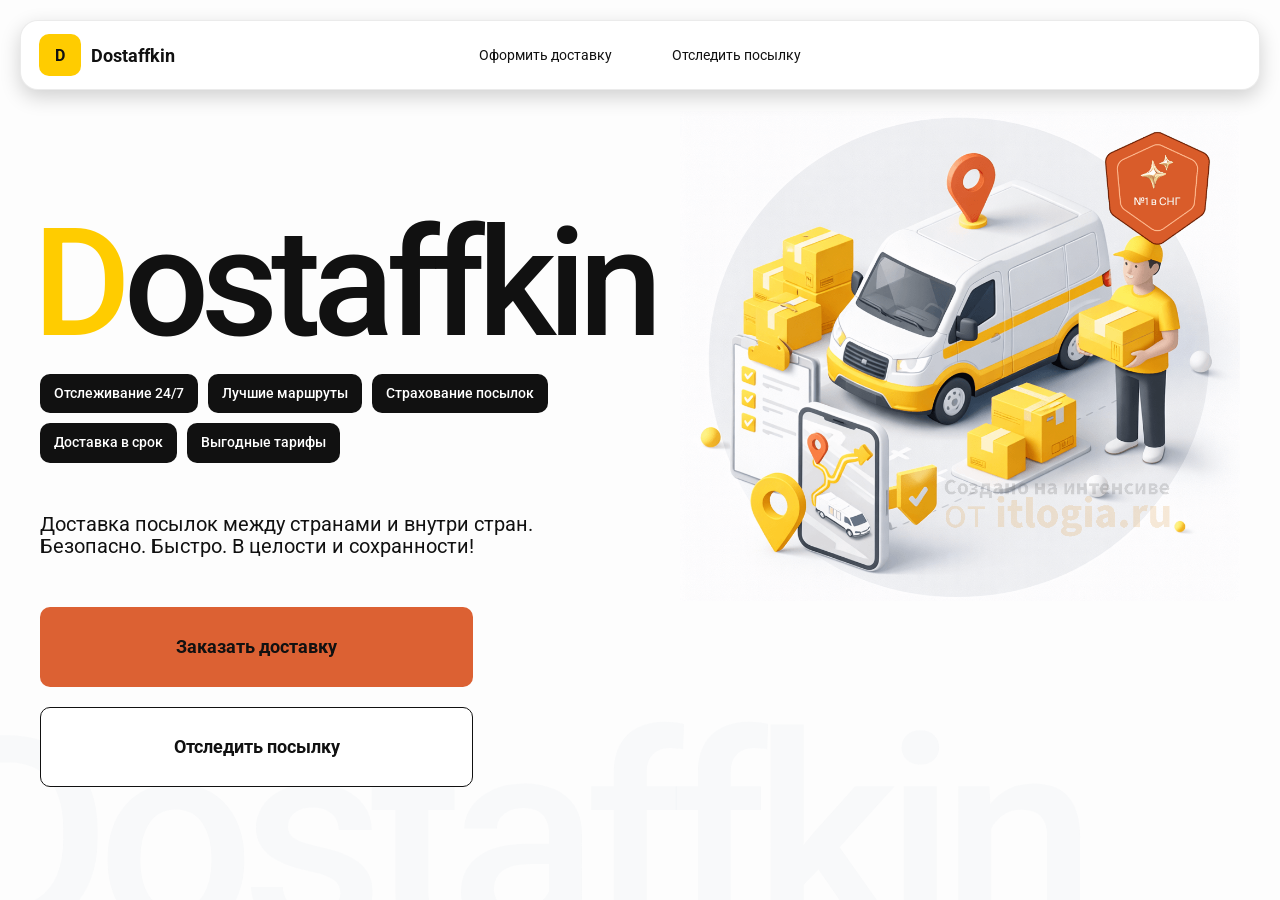
<file: index.html>
<!doctype html>
<html lang="ru">

<head>
    <meta charset="utf-8" />
    <meta name="viewport" content="width=device-width,initial-scale=1,maximum-scale=1,user-scalable=0" />
    <title>Dostaffkin — Доставка посылок между странами и внутри стран. Безопасно. Быстро. В целости и сохранности!
    </title>
    <link href="styles/base.css" rel="stylesheet" />
    <link href="styles/base_adaptive.css" rel="stylesheet" />
    <link href="styles/index.css" rel="stylesheet" />
    <link href="styles/index_adaptive.css" rel="stylesheet" />
</head>

<body>

    <div class="container">
        <header class="header">
            <a class="header-brand" href="#">
                <div class="header-logo">D</div>
                <div class="header-title">Dostaffkin</div>
            </a>
            <nav class="header-menu">
                <a class="header-link" href="./order.html">Оформить <span>доставку</span></a>
                <a class="header-link" href="./track.html">Отследить <span>посылку</span></a>
            </nav>
        </header>
        <main class="main">
            <section class="main-info">
                <div class="main-title">
                    <span>D</span>ostaffkin
                </div>
                <div class="main-features">
                    <div class="main-feature">Отслеживание 24/7</div>
                    <div class="main-feature">Лучшие маршруты</div>
                    <div class="main-feature">Страхование посылок</div>
                    <div class="main-feature">Доставка в срок</div>
                    <div class="main-feature">Выгодные тарифы</div>
                </div>
                <div class="main-description">
                    Доставка посылок между странами и внутри стран.
                    Безопасно. Быстро. В целости и сохранности!
                </div>
                <div class="main-actions">
                    <a class="button" type="button" href="./order.html">Заказать доставку</a>
                    <a class="button button-white" type="button" href="./track.html">Отследить посылку</a>
                </div>
            </section>
            <div class="main-title-ghost">Dostaffkin</div>
            <section class="main-image">
                <img src="images/main-image.png" alt="Main image" />
            </section>
        </main>


    </div>




</body>

</html>
</file>
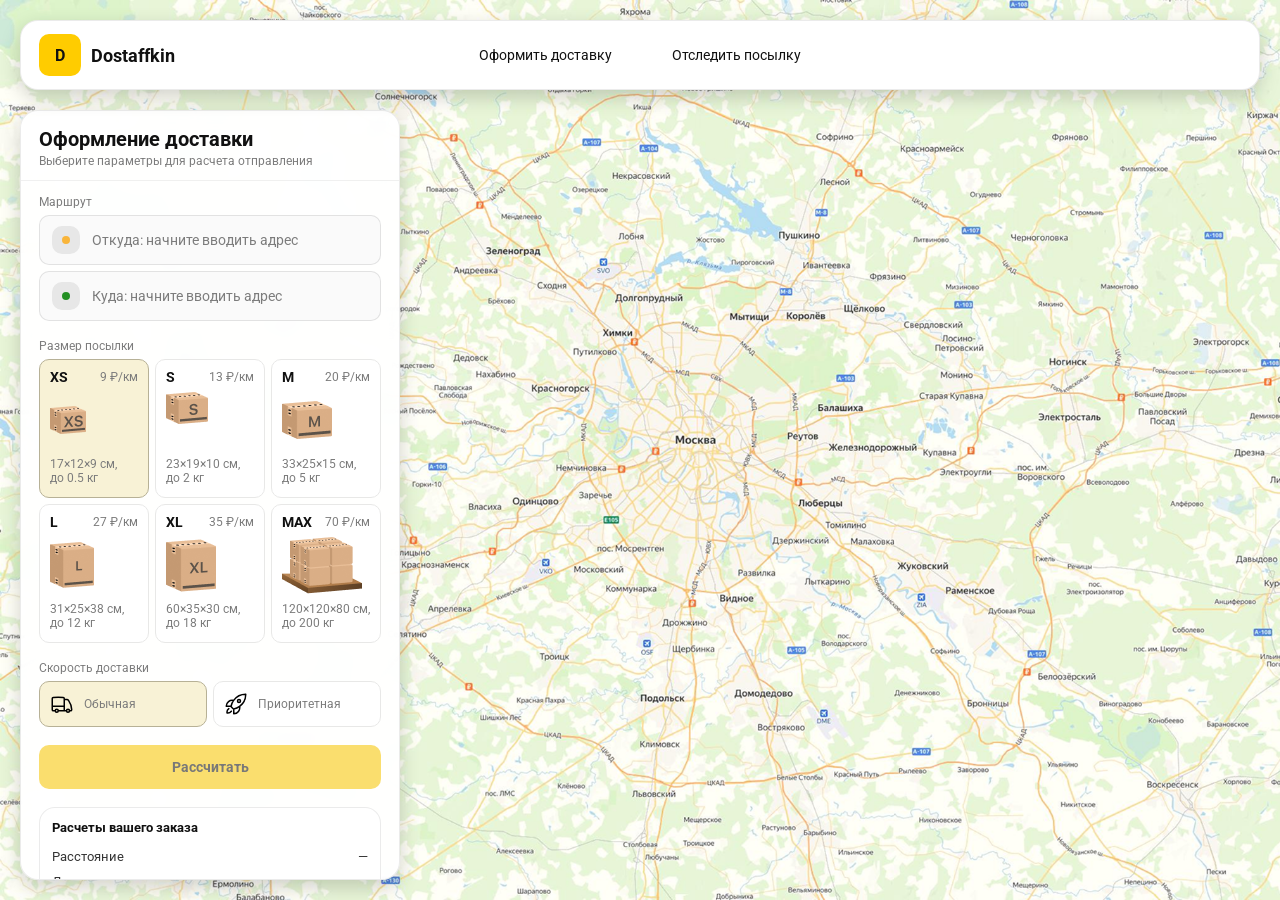
<file: order.html>
<!doctype html>
<html lang="ru">

<head>
    <meta charset="utf-8" />
    <meta name="viewport" content="width=device-width,initial-scale=1,maximum-scale=1,user-scalable=0" />
    <title>Оформление доставки</title>

    <link rel="stylesheet" href="styles/base.css" />
    <link rel="stylesheet" href="styles/base_adaptive.css" />

    <link rel="stylesheet" href="styles/order.css" />
    <link rel="stylesheet" href="styles/order_adaptive.css" />
</head>

<body>
    <div id="map"></div>

    <header class="header">
        <a class="header-brand" href="./index.html">
            <div class="header-logo">D</div>
            <div class="header-title">Dostaffkin</div>
        </a>
        <nav class="header-menu">
            <a class="header-link" href="#">Оформить <span>доставку</span></a>
            <a class="header-link" href="./track.html">Отследить <span>посылку</span></a>
        </nav>
    </header>

    <aside class="main" id="sidebar">
        <div class="main-header">
            <div class="main-title">Оформление доставки</div>
            <div class="main-text">Выберите параметры для расчета отправления</div>
        </div>
        <div class="main-content">
            <div class="main-route">
                <div class="main-block-title">Маршрут</div>
                <div class="main-fields">
                    <div class="main-field" id="fromField">
                        <div class="main-pin"></div>
                        <input id="from" placeholder="Откуда: начните вводить адрес" autocomplete="off" />
                        <div class="main-ac" id="fromAc" role="listbox" aria-label="Подсказки адресов"></div>
                    </div>

                    <div class="main-field" id="toField">
                        <div class="main-pin"></div>
                        <input id="to" placeholder="Куда: начните вводить адрес" autocomplete="off" />
                        <div class="main-ac" id="toAc" role="listbox" aria-label="Подсказки адресов"></div>
                    </div>
                </div>
            </div>
            <div class="main-package">
                <div class="main-block-title">Размер посылки</div>

                <div class="main-sizes">
                    <div class="main-size-card is-active" data-value="xs">
                        <div class="main-size-top">
                            <div class="main-size-label">XS</div>
                            <div class="main-size-rate">9 ₽/км</div>
                        </div>
                        <div class="main-size-media">
                            <img src="images/sizes/xs.png" alt="Короб XS" />
                        </div>
                        <div class="main-size-description">17×12×9 см,<br>до 0.5 кг</div>
                    </div>

                    <div class="main-size-card" data-value="s">
                        <div class="main-size-top">
                            <div class="main-size-label">S</div>
                            <div class="main-size-rate">13 ₽/км</div>
                        </div>
                        <div class="main-size-media">
                            <img src="images/sizes/s.png" alt="Короб S" />
                        </div>
                        <div class="main-size-description">23×19×10 см,<br>до 2 кг</div>
                    </div>

                    <div class="main-size-card" data-value="m">
                        <div class="main-size-top">
                            <div class="main-size-label">M</div>
                            <div class="main-size-rate">20 ₽/км</div>
                        </div>
                        <div class="main-size-media">
                            <img src="images/sizes/m.png" alt="Короб M" />
                        </div>
                        <div class="main-size-description">33×25×15 см,<br>до 5 кг</div>
                    </div>

                    <div class="main-size-card" data-value="l">
                        <div class="main-size-top">
                            <div class="main-size-label">L</div>
                            <div class="main-size-rate">27 ₽/км</div>
                        </div>
                        <div class="main-size-media">
                            <img src="images/sizes/l.png" alt="Короб L" />
                        </div>
                        <div class="main-size-description">31×25×38 см,<br>до 12 кг</div>
                    </div>

                    <div class="main-size-card" data-value="xl">
                        <div class="main-size-top">
                            <div class="main-size-label">XL</div>
                            <div class="main-size-rate">35 ₽/км</div>
                        </div>
                        <div class="main-size-media">
                            <img src="images/sizes/xl.png" alt="Короб XL" />
                        </div>
                        <div class="main-size-description">60×35×30 см,<br>до 18 кг</div>
                    </div>

                    <div class="main-size-card" data-value="max">
                        <div class="main-size-top">
                            <div class="main-size-label">MAX</div>
                            <div class="main-size-rate">70 ₽/км</div>
                        </div>
                        <div class="main-size-media main-size-media-palleta">
                            <img src="images/sizes/max.png" alt="Паллета" />
                        </div>
                        <div class="main-size-description">120×120×80 см,<br>до 200 кг</div>
                    </div>
                </div>
            </div>
            <div class="main-speed">
                <div class="main-block-title">Скорость доставки</div>

                <div class="main-speeds">
                    <div class="main-speed-card is-active" data-value="regular">
                        <img class="main-speed-media" src="images/icons/regular.svg" alt="Regular" />
                        <div class="main-speed-description">Обычная</div>
                    </div>
                    <div class="main-speed-card" data-value="fast">
                        <img class="main-speed-media" src="images/icons/fast.svg" alt="Fast" />
                        <div class="main-speed-description">Приоритетная</div>
                    </div>

                </div>
            </div>
            <div class="main-calculate-block">
                <button id="calc" class="button calculate-button" type="button" disabled>Рассчитать</button>
            </div>
            <div class="main-result" id="result">
                <div class="main-result-title">Расчеты вашего заказа</div>
                <div class="main-result-lines">
                    <div class="main-result-line"><span>Расстояние</span><span id="distanceValue">—</span></div>
                    <div class="main-result-line"><span>Доставим через</span><span id="durationValue">—</span></div>
                    <div class="main-result-line"><span>Тариф</span><span id="rateValue">—</span></div>
                </div>
                <div class="main-price">
                    <div class="main-price-label">Итого</div>
                    <div class="main-price-value" id="totalValue">—</div>
                </div>
            </div>
            <div class="main-order-box">
                <div class="main-order-form" id="orderForm">
                    <div class="main-order-title">Оформление доставки</div>
                    <div class="main-block-info-row">
                        <div class="main-block-title">Контакты</div>
                        <div class="order-fields">
                            <div class="main-field">
                                <input id="customerName" placeholder="Ваше имя" autocomplete="off" />
                            </div>
                            <div class="main-field">
                                <input id="customerPhone" placeholder="Ваш телефон" autocomplete="off"
                                    inputmode="tel" />
                            </div>
                        </div>
                    </div>
                    <div class="main-block-info-row extra-info">
                        <div class="main-block-title">Дополнительная информация</div>
                        <div class="main-field textarea">
                            <textarea id="comment" placeholder="Детали доставки и комментарии"></textarea>
                        </div>
                    </div>
                    <button id="submit" class="button main-submit-request" type="button" disabled>Отправить
                        заявку
                    </button>
                </div>

                <div class="main-order-success" id="orderSuccess">
                    <div class="main-success-icon">✓</div>
                    <div class="main-success-title">Заявка отправлена!</div>
                    <div class="main-success-title">Номер отправления – <span id="orderId"></span></div>
                    <div class="main-success-subtitle">Мы скоро свяжемся с вами</div>
                </div>
            </div>


        </div>
    </aside>




</body>

</html>
</file>
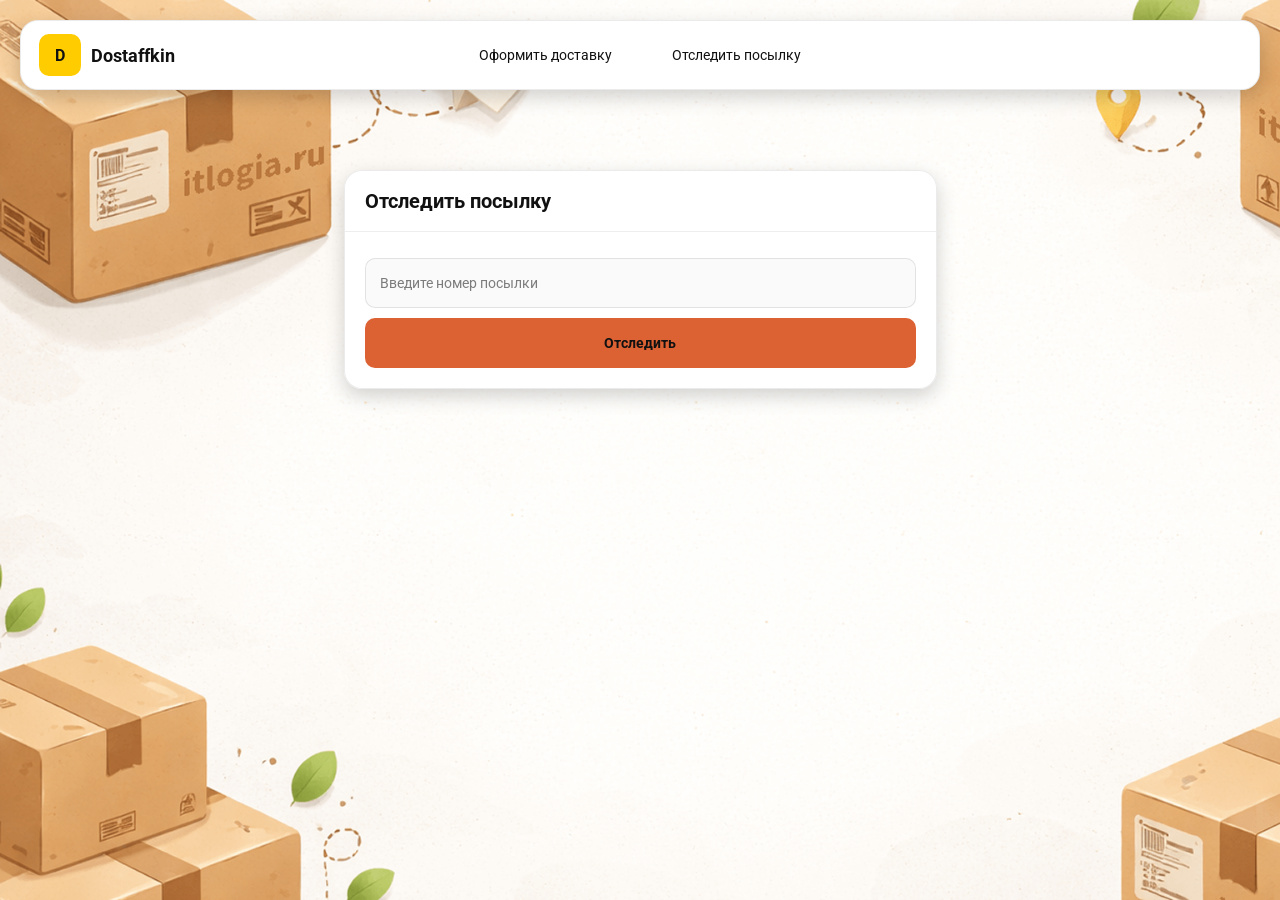
<file: track.html>
<!doctype html>
<html lang="ru">

<head>
    <meta charset="utf-8" />
    <meta name="viewport" content="width=device-width,initial-scale=1,maximum-scale=1,user-scalable=0" />
    <title>Отследить посылку</title>
    <link rel="stylesheet" href="styles/base.css" />
    <link rel="stylesheet" href="styles/base_adaptive.css" />

    <link rel="stylesheet" href="styles/track.css" />
    <link rel="stylesheet" href="styles/track_adaptive.css" />
</head>

<body>

    <div class="container">
        <header class="header">
            <a class="header-brand" href="./index.html">
                <div class="header-logo">D</div>
                <div class="header-title">Dostaffkin</div>
            </a>
            <nav class="header-menu">
                <a class="header-link" href="./order.html">Оформить <span>доставку</span></a>
                <a class="header-link" href="#">Отследить <span>посылку</span></a>
            </nav>
        </header>
        <main class="track-content">
            <section class="track-card track-search">
                <div class="track-title">Отследить посылку</div>
                <div class="track-action">
                    <div class="main-field track-field">
                        <input id="trackNumber" placeholder="Введите номер посылки" autocomplete="off" />
                    </div>
                    <button id="trackButton" class="button track-button" type="button">Отследить</button>
                </div>
            </section>
            <section class="track-card track-result" id="trackResult">
                <div class="track-result-header">
                    <div class="track-id" id="trackIdValue"></div>
                    <div class="track-routes">
                        <div class="track-route">
                            <div class="track-route-pin">
                                <svg xmlns="http://www.w3.org/2000/svg" fill="none" viewBox="0 0 24 24"
                                    stroke-width="1.5" stroke="orange" class="size-6">
                                    <path stroke-linecap="round" stroke-linejoin="round"
                                        d="M15 10.5a3 3 0 1 1-6 0 3 3 0 0 1 6 0Z" />
                                    <path stroke-linecap="round" stroke-linejoin="round"
                                        d="M19.5 10.5c0 7.142-7.5 11.25-7.5 11.25S4.5 17.642 4.5 10.5a7.5 7.5 0 1 1 15 0Z" />
                                </svg>
                            </div>
                            <div class="track-route-address" id="trackFromValue">
                                Откуда: Москва, улица Арбат, 1
                            </div>
                        </div>
                        <div class="track-route track-route-arrow">
                            <svg xmlns="http://www.w3.org/2000/svg" fill="none" viewBox="0 0 24 24" stroke-width="1.5"
                                stroke="currentColor" class="size-6">
                                <path stroke-linecap="round" stroke-linejoin="round"
                                    d="M19.5 13.5 12 21m0 0-7.5-7.5M12 21V3" />
                            </svg>
                        </div>
                        <div class="track-route">
                            <div class="track-route-pin">
                                <svg xmlns="http://www.w3.org/2000/svg" fill="none" viewBox="0 0 24 24"
                                    stroke-width="1.5" stroke="green" class="size-6">
                                    <path stroke-linecap="round" stroke-linejoin="round"
                                        d="M15 10.5a3 3 0 1 1-6 0 3 3 0 0 1 6 0Z" />
                                    <path stroke-linecap="round" stroke-linejoin="round"
                                        d="M19.5 10.5c0 7.142-7.5 11.25-7.5 11.25S4.5 17.642 4.5 10.5a7.5 7.5 0 1 1 15 0Z" />
                                </svg>
                            </div>
                            <div class="track-route-address" id="trackToValue">
                                Куда: Минск, проспект Независимости, 58
                            </div>
                        </div>
                    </div>
                </div>
                <div class="track-info">
                    <div class="track-status-title">Статус данной посылки:</div>
                    <div class="track-status-list" id="trackStatusList">


                        <div class="track-status created">
                            <img src="images/icons/created.svg" class="track-status-icon" alt="Created">
                            <div class="track-status-text">
                                <div class="track-status-text-state">Создан</div>
                                <div class="track-status-text-date">10.01.2026</div>
                            </div>
                        </div>

                        <div class="track-status in-way">
                            <img src="images/icons/in-way.svg" class="track-status-icon" alt="In way">
                            <div class="track-status-text">
                                <div class="track-status-text-state">В пути: Москва</div>
                                <div class="track-status-text-date">18.01.2026</div>
                            </div>
                        </div>

                        <div class="track-status ready">
                            <img src="images/icons/ready.svg" class="track-status-icon" alt="Ready">
                            <div class="track-status-text">
                                <div class="track-status-text-state">Готов к выдаче</div>
                                <div class="track-status-text-date">25.01.2026</div>
                            </div>
                        </div>

                        <div class="track-status done">
                            <img src="images/icons/done.svg" class="track-status-icon" alt="Done">
                            <div class="track-status-text">
                                <div class="track-status-text-state">Вручен</div>
                                <div class="track-status-text-date">27.01.2026</div>
                            </div>
                        </div>

                    </div>
                </div>
            </section>
        </main>
    </div>

</body>

</html>
</file>
<file: styles/base.css>
*, *::before, *::after {
    box-sizing: border-box;
}

@font-face {
    font-family: "Roboto";
    src: url("../fonts/Roboto-Regular.ttf");
    font-weight: normal;
}

@font-face {
    font-family: "Roboto";
    src: url("../fonts/Roboto-Bold.ttf");
    font-weight: bold;
}

@font-face {
    font-family: "Roboto";
    src: url("../fonts/Roboto-Medium.ttf");
    font-weight: 500;
}

html, body {
    margin: 0;
    color: #111111;
    font-family: "Roboto", sans-serif;
}

body {
    background: #FDFDFD;
}

.header {
    border-radius: 18px;
    box-shadow: 0 7px 20px 0 #0000002E;
    backdrop-filter: blur(10px);
    background: #ffffff;
    left: 20px;
    border: 1px solid rgba(0, 0, 0, 0.08);
    position: fixed;
    right: 20px;
    top: 20px;
    padding: 14px 18px;
    height: 70px;
    display: flex;
    align-items: center;
    z-index: 6;
}
.header-brand {
    display: flex;
    align-items: center;
    text-decoration: none;
    gap: 10px;
}

.header-logo {
    width: 42px;
    height: 42px;
    border-radius: 10px;
    background: #FFCC00;
    display: grid;
    place-items: center;
    font-weight: bold;
    color: #111;
}

.header-title {
    font-size: 18px;
    font-weight: bold;
    color: #111111;
    text-decoration: none;
}
.header-menu {
    display: flex;
    align-items: center;
    gap: 60px;
    margin: 0;
    position: absolute;
    left: 50%;
    transform: translateX(-50%);
}

.header-link {
    font-size: 14px;
    color: #111111;
    text-decoration: none;
}

.button {
    border: 0;
    outline: none;
    height: 44px;
    border-radius: 10px;
    font-size: 14px;
    font-weight: bold;
    cursor: pointer;
    font-family: inherit;
    transition: transform .08s ease, opacity .12s ease;
    background: #DC6133;
    color: #111111;
    text-align: center;
    text-decoration: none;
}

.button:hover {
    background-color: #E5BC19;
}

.button:disabled {
    cursor: not-allowed;
    background-color: #FADE6E;
    color: #787878;
    transform: none;
}

.button.button-white {
    background: #ffffff;
    border: 1px solid #111111;
}

.button.button-white:hover {
    background: rgb(241 241 241);
}

.main-field {
    display: flex;
    align-items: center;
    margin-top: 6px;
    gap: 10px;
    border: 1px solid #1111111A;
    background: #FAFAFA;
    border-radius: 10px;
    padding: 10px 12px;
    position: relative;
    box-sizing: border-box;
    height: 50px;
}

.main-field.textarea {
    height: auto;
}

.main-pin {
    width: 28px;
    height: 28px;
    border-radius: 10px;
    background: rgba(17, 17, 17, 0.08);
    display: grid;
    place-items: center;
    flex: 0 0 auto;
    position: relative;
}

.main-pin::before {
    content: "";
    width: 8px;
    height: 8px;
    border-radius: 999px;
    background: orange;
    opacity: .75;
    display: block;
}

.main-field:last-child .main-pin::before {
    background: green;
    opacity: .85;
}

input, textarea {
    width: 100%;
    border: 0;
    outline: none;
    background: transparent;
    font-size: 14px;
    color: #111111;
    font-family: inherit;
}

textarea {
    resize: vertical;
    min-height: 72px;
    padding: 2px 0;
}

input::placeholder, textarea::placeholder {
    color: #7C7C7C;
}

.main-field:focus-within {
    border-color: rgba(0, 0, 0, 0.20);
    box-shadow: 0 0 0 4px rgba(255, 204, 0, 0.35);
    background: rgba(255, 255, 255, 0.75);
}
</file>
<file: styles/base_adaptive.css>
@media (max-width: 767px) {
    .header {
        left: 10px;
        right: 10px;
        top: 10px;
    }

    .header-link span {
        display: none;
    }

    .header-menu {
        gap: 20px;
        justify-content: flex-start;
        margin: 0 0 0 30px;
        position: static;
        transform: none;
    }
}

@media (max-width: 420px) {
    .header-title {
        display: none;
    }
}

@media (max-width: 374px) {
    .header-menu {
        gap: 10px;
        margin: 0 0 0 10px;
    }
}
</file>
<file: styles/index.css>
.container {
    overflow: hidden;
    min-height: 100vh;
}

.main {
    padding: 111px 40px 40px;
    position: relative;
    display: flex;
}

.main-info {
    max-width: 840px;
    width: 100%;
    position: relative;
}

.main-title {
    margin-top: 98px;
    font-weight: 500;
    font-size: 200px;
    line-height: 1;
    letter-spacing: -0.05em;
    color: #111111;
    left: -15px;
    position: relative;
}

.main-title span {
    color: #ffcc00;
}

.main-features {
    margin-top: 15px;
    display: flex;
    flex-wrap: wrap;
    gap: 10px;
}

.main-feature {
    background: #111111;
    color: #ffffff;
    padding: 12px 14px;
    font-weight: 500;
    font-size: 14px;
    line-height: 1.1;
    border-radius: 10px;
}

.main-description {
    margin-top: 50px;
    max-width: 500px;
    font-size: 20px;
    line-height: 1.1;
    color: #111111;
}

.main-actions {
    margin-top: 50px;
    display: flex;
    flex-direction: column;
    gap: 20px;
}

.main-actions .button {
    height: 80px;
    width: 433px;
    font-size: 18px;
    font-weight: bold;
    place-items: center;
    display: grid;
}

.main-title-ghost {
    position: absolute;
    z-index: -1;
    left: -70px;
    bottom: -150px;
    font-weight: 500;
    font-size: 278px;
    line-height: 1;
    letter-spacing: -0.05em;
    color: #ECEDF04D;
}

.main-image {
    width: 1024px;
    top: 100px;
    z-index: -2;
}

.main-image img {
    width: 100%;
    max-width: 1024px;
    height: auto;
    display: block;
}
</file>
<file: styles/index_adaptive.css>
@media (max-width: 1760px) {
    .main-title {
        font-size: 150px;
        left: -7px;
    }

    .main-info {
        max-width: 640px;
    }
}

@media (max-width: 1200px) {
    .main-info {
        max-width: 540px;
    }

    .main {
        padding: 111px 20px 20px;
    }

    .main-title {
        font-size: 120px;
        left: -4px;
    }

    .main-title-ghost {
        font-size: 220px;
    }
}

@media (max-width: 1024px) {
    .main-title {
        margin-top: 30px;
    }

    .main {
        flex-direction: column-reverse;
    }

    .main-image {
        max-width: 350px;
        position: absolute;
        left: 370px;
        top: 370px;
    }

    .main-info {
        max-width: 100%;
    }

    .main-actions {
        gap: 10px;
    }

    .main-actions .button {
        height: 50px;
        font-size: 14px;
        width: auto;
        max-width: 300px;
    }

    .main-description {
        max-width: 350px;
    }
}

@media (max-width: 570px) {
    .main-title {
        font-size: 88px;
    }

    .main-description {
        max-width: 100%
    }

    .main-actions {
       width: 100%;
    }

    .main-actions .button {
        width: 100%;
        max-width: 100%
    }

    .main-image {
        max-width: 650px;
        position: absolute;
        left: 170px;
        top: 70px;
        opacity: 0.2;
    }
}

@media (max-width: 400px) {
    .main-title {
        font-size: 70px;
    }
}
</file>
<file: styles/order.css>
#map {
    background-image: url("../images/order-bg.png");
    background-size: cover;
    position: fixed;
    inset: 0;
}

.main {
    border-radius: 18px;
    box-shadow: 0 7px 20px 0 #0000002E;
    backdrop-filter: blur(10px);
    background: rgba(255, 255, 255, 0.96);
    left: 20px;
    border: 1px solid rgba(0, 0, 0, 0.08);
    position: fixed;
    top: 110px;
    bottom: 20px;
    width: 380px;
    display: flex;
    flex-direction: column;
    overflow: hidden;
    z-index: 5;
}

.main-header {
    padding: 18px 18px 12px 18px;
    border-bottom: 1px solid rgba(0, 0, 0, 0.06);
    display: flex;
    flex-direction: column;
}

.main-title {
    font-size: 20px;
    line-height: 100%;
    font-weight: bold;
}

.main-text {
    font-size: 12px;
    margin-top: 5px;
    color: #7C7C7C;
}

.main-content {
    padding: 14px 18px 18px 18px;
    overflow: auto;
    scrollbar-width: none;
    display: flex;
    flex-direction: column;
    gap: 18px;
    flex: 1;
}

.main-block-title {
    font-size: 12px;
    color: #7C7C7C;
}

.main-route .main-block-title,
.main-package .main-block-title {
    margin-bottom: 6px;
}

.main-sizes {
    display: grid;
    gap: 6px;
    grid-template-columns: repeat(3, 1fr);
}

.main-size-card {
    border: 1px solid #E8E8E7;
    background: #FFFFFF;
    border-radius: 10px;
    padding: 10px;
    cursor: pointer;
    user-select: none;
    transition: transform .08s ease, border-color .12s ease, background .12s ease;
    min-height: 139px;
}

.main-size-card:hover {
    transform: translateY(-1px);
}

.main-size-card.is-active {
    background-color: #F8F2D6;
    border-color: #B7B196;
}

.main-size-top {
    display: flex;
    align-items: center;
    justify-content: space-between;
}

.main-size-label {
    font-weight: bold;
    font-size: 14px;
    color: #111111;
    line-height: 100%;
}

.main-size-rate {
    font-size: 12px;
    color: #7C7C7C;
    line-height: 100%;
}

.main-size-media {
    margin-top: 8px;
    height: 57px;
}

.main-size-description {
    margin-top: 8px;
    font-size: 12px;
    color: #7C7C7C;
    line-height: 1.2;
}
.calculate-button {
    width: 100%;
}

.main-result {
    border: 1px solid rgba(0, 0, 0, 0.08);
    background: rgba(255, 255, 255, 0.75);
    border-radius: 16px;
    padding: 12px;
    line-height: 1.25;
}

.main-result-title {
    font-weight: bold;
    font-size: 13px;
    color: #111111;
    margin-bottom: 13px;
}

.main-result-lines {
    gap: 8px;
    display: flex;
    flex-direction: column;
}

.main-result-line {
    font-size: 13px;
    color: rgba(17, 17, 17, 0.85);
    display: flex;
    justify-content: space-between;
}

.main-price {
    margin-top: 18px;
    padding-top: 10px;
    border-top: 1px dashed rgba(0, 0, 0, 0.12);
    display: flex;
    align-items: baseline;
    justify-content: space-between;
}

.main-price-label {
    font-size: 12px;
    color: rgba(17, 17, 17, 0.55);
}

.main-price-value {
    font-size: 20px;
    font-weight: bold;
    color: #111111;
    letter-spacing: -0.3px;
}

.main-order-box {
    background: #ffffff;
    border: 1px solid #E8E8E7;
    border-radius: 10px;
    padding: 12px;
}

.main-order-title {
    margin-bottom: 8px;
    font-weight: bold;
    font-size: 14px;
    color: #111111;
}

.main-block-info {
    display: flex;
    flex-direction: column;
    gap: 6px;
}

.order-fields {
    display: grid;
    grid-template-columns: 1fr 1fr;
    column-gap: 10px;
    margin-top: 6px;
}

.main-block-info-row.extra-info {
    display: block;
    margin-top: 13px;
}

.main-submit-request {
    width: 100%;
    margin-top: 6px;
}

.main-order-success {
    display: none;
    text-align: center;
    padding: 22px 12px;
    gap: 12px;
}

.main-order-success.is-visible {
    display: flex;
    flex-direction: column;
    align-items: center;
}

.main-success-icon {
    width: 56px;
    height: 56px;
    border-radius: 50%;
    background: #16a34a;
    color: #ffffff;
    display: grid;
    place-items: center;
    font-size: 30px;
}

.main-success-title {
    font-size: 14px;
    font-weight: bold;
    color: #111111;
}

.main-success-subtitle {
    font-size: 12px;
    color: rgba(17, 17, 17, 0.55);
    line-height: 1.3;
}

.main-speed .main-block-title {
    margin-bottom: 6px;
}

.main-speeds {
    display: grid;
    gap: 6px;
    grid-template-columns: repeat(2, 1fr);
}

.main-speed-card {
    border: 1px solid #E8E8E7;
    background: #FFFFFF;
    border-radius: 10px;
    padding: 10px;
    cursor: pointer;
    user-select: none;
    transition: transform .08s ease, border-color .12s ease, background .12s ease;
    display: flex;
    align-items: center;
    gap: 10px;
}

.main-speed-card:hover {
    transform: translateY(-1px);
}

.main-speed-card.is-active {
    background-color: #F8F2D6;
    border-color: #B7B196;
}

.main-speed-description {
    font-size: 12px;
    color: #7C7C7C;
    line-height: 1.2;
}
</file>
<file: styles/order_adaptive.css>
@media (max-width: 767px) {
    .main {
        left: 10px;
        right: 10px;
        top: 50%;
        bottom: 12px;
        width: auto;
        max-width: none;
    }
}

@media (max-width: 420px) {
    .main-sizes {
        grid-template-columns: repeat(2, 1fr);
    }
}
</file>
<file: styles/track.css>
.container {
    background: #F4F4F4 url("../images/track-bg.png");
    background-size: cover;
    min-height: 100vh;
    padding: 170px 0 50px 0;
}

.track-content {
    width: 593px;
    margin: 0 auto;
}
.track-card {
    width: 100%;
    border-radius: 18px;
    box-shadow: 0 7px 20px 0 #0000002E;
    backdrop-filter: blur(10px);
    background: rgba(255, 255, 255, 0.96);
    border: 1px solid rgba(0, 0, 0, 0.08);
}

.track-title {
    font-size: 20px;
    line-height: 100%;
    font-weight: bold;
    border-bottom: 1px solid #EEEEEE;
    padding: 20px;
}

.track-action {
    padding: 20px;
}

.track-button {
    width: 100%;
    height: 50px;
}

.track-field {
    margin-bottom: 10px;
}
.track-result {
    margin-top: 5px;
    display: none;
}

.track-result.is-visible {
    display: block;
}

.track-result-header {
    font-weight: bold;
    font-size: 14px;
    color: #111111;
    padding: 20px;
    border-bottom: 1px solid #EEEEEE;
}

.track-id {
    margin-bottom: 12px;
    font-size: 20px;
}

.track-routes {
    display: flex;
    flex-direction: column;
    gap: 10px;
    font-weight: normal;
}

.track-route {
    display: flex;
    align-items: center;
    gap: 10px;
}

.track-route-pin {
    width: 24px;
    height: 24px;
    flex-shrink: 0;
}

.track-route-arrow {
    padding: 15px 0;
    width: 24px;
    height: 24px;
}

.track-info {
    padding: 20px;
}

.track-status {
    display: flex;
    align-items: center;
    font-size: 12px;
    gap: 10px;
}

.track-status-title {
    font-size: 14px;
    color: #111111;
    margin-bottom: 20px;
}

.track-status-list {
    display: flex;
    flex-direction: column;
    gap: 15px;
}

.track-status-icon {
    width: 40px;
    height: 40px;
    border-radius: 50%;
    background: rgba(17, 17, 17, 0.08);
    display: grid;
    place-items: center;
    flex: 0 0 auto;
}

.track-status.created .track-status-icon {
    background-color: #F1CB00;
}

.track-status.in-way .track-status-icon {
    background-color: #F08A11;
}

.track-status.ready .track-status-icon {
    background-color: #A35D0A;
}

.track-status.done .track-status-icon {
    background-color: #37C93B;
}

.track-status-text {
    display: flex;
    align-items: center;
    justify-content: space-between;
    color: #111111;
    font-size: 12px;
    flex: 1;
}

.track-status-date {
    color: rgba(17, 17, 17, 0.55);
}
</file>
<file: styles/track_adaptive.css>
@media (max-width: 767px) {
    .container {
        padding: 130px 0 50px 0;
    }

    .track-content {
        width: 100%;
        padding-left: 10px;
        padding-right: 10px;
    }

    .track-result-header {
        padding: 20px;
    }
}
</file>
